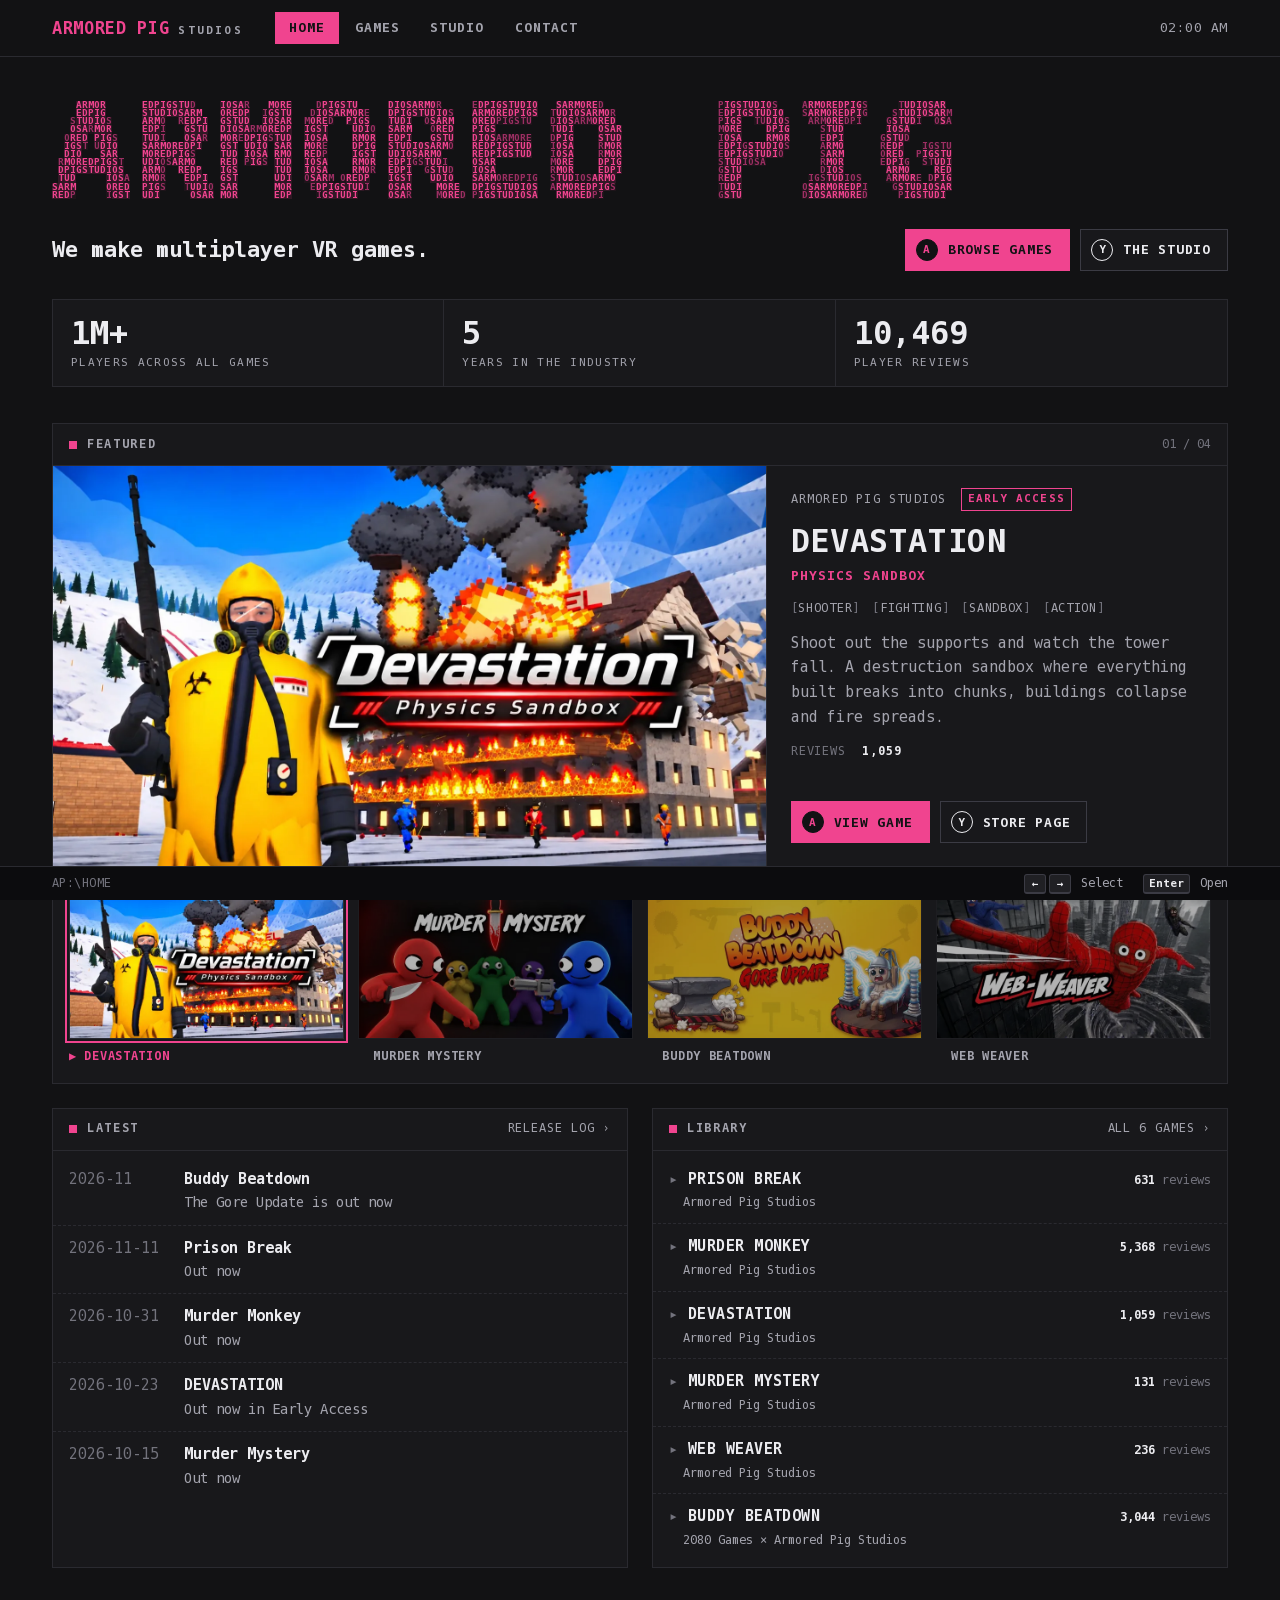
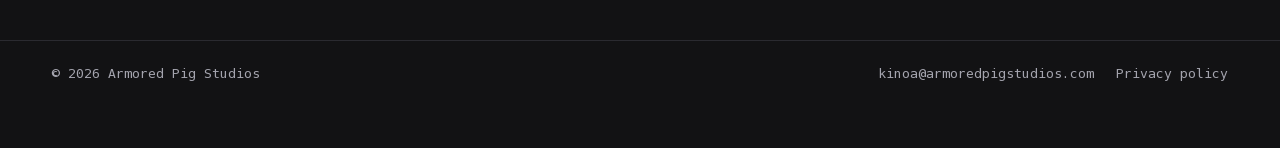
<file: site/index.html>
<!doctype html>
<html lang="en">
<head>
<meta charset="utf-8">
<meta name="viewport" content="width=device-width, initial-scale=1">
<title>Armored Pig Studios – multiplayer VR games</title>
<meta name="description" content="Armored Pig Studios makes multiplayer VR games, played by over a million people: Prison Break, Murder Monkey, DEVASTATION, Murder Mystery, Web Weaver, Buddy Beatdown.">
<meta name="theme-color" content="#121214">
<link rel="canonical" href="https://armoredpigstudios.com/">
<meta property="og:type" content="website">
<meta property="og:site_name" content="Armored Pig Studios">
<meta property="og:title" content="Armored Pig Studios – multiplayer VR games">
<meta property="og:description" content="Armored Pig Studios makes multiplayer VR games, played by over a million people: Prison Break, Murder Monkey, DEVASTATION, Murder Mystery, Web Weaver, Buddy Beatdown.">
<meta property="og:image" content="https://armoredpigstudios.com/assets/img/og.jpg">
<meta property="og:url" content="https://armoredpigstudios.com/">
<meta name="twitter:card" content="summary_large_image">
<link rel="icon" href="favicon-32.png" sizes="32x32" type="image/png">
<link rel="apple-touch-icon" href="apple-touch-icon.png">
<link rel="preload" href="assets/fonts/dejavu-sans-mono-400.woff" as="font" type="font/woff" crossorigin>
<link rel="preload" href="assets/fonts/dejavu-sans-mono-700.woff" as="font" type="font/woff" crossorigin>
<link rel="stylesheet" href="assets/css/site.css?v=0e5d7ad8">
<script src="assets/js/site.js?v=0e5d7ad8" defer></script>
</head>
<body>
<a class="skip" href="#main">Skip to content</a>
<header class="bar">
  <div class="wrap bar__inner">
    <a class="brand" href="index.html"><span class="brand__name">ARMORED PIG</span><span class="brand__sub">STUDIOS</span></a>
    <nav class="tabs" aria-label="Main">
        <a class="tab" href="index.html" aria-current="page">Home</a>
        <a class="tab" href="games.html">Games</a>
        <a class="tab" href="studio.html">Studio</a>
        <a class="tab" href="contact.html">Contact</a>
    </nav>
    <time class="clock" data-clock aria-hidden="true">--:--</time>
  </div>
</header>
<main id="main" class="wrap">

<section class="boot" aria-labelledby="boot-title">
  <h1 id="boot-title" class="sr-only">Armored Pig Studios</h1>
  <pre class="logo" aria-hidden="true">    <span class="b">ARMOR</span>      <span class="b">EDPIGSTU</span><span class="d">D</span>    <span class="b">IOSA</span><span class="d">R</span>   <span class="b">MORE</span>    <span class="d">D</span><span class="b">PIGSTU</span>     <span class="b">DIOSARMO</span><span class="d">R</span>     <span class="d">E</span><span class="b">DPIGSTUDIO</span>   <span class="b">SARMORE</span><span class="d">D</span>                   <span class="d">P</span><span class="b">IGSTUDIO</span><span class="d">S</span>    <span class="d">A</span><span class="b">RMOREDPIG</span><span class="d">S</span>     <span class="d">T</span><span class="b">UDIOSAR</span>
    <span class="b">EDPIG</span>      <span class="b">STUDIOSARM</span>   <span class="b">OREDP</span>  <span class="d">I</span><span class="b">GSTU</span>   <span class="d">D</span><span class="b">IOSARMOR</span><span class="d">E</span>   <span class="b">DPIGSTUDIO</span><span class="d">S</span>   <span class="b">ARMOREDPIGS</span>  <span class="d">T</span><span class="b">UDIOSARMO</span><span class="d">R</span>                 <span class="d">E</span><span class="b">DPIGSTUDIO</span>   <span class="d">S</span><span class="b">ARMOREDPI</span><span class="d">G</span>    <span class="d">S</span><span class="b">TUDIOSAR</span><span class="d">M</span>
   <span class="d">S</span><span class="b">TUDIO</span><span class="d">S</span>     <span class="b">ARM</span><span class="d">O</span>  <span class="d">R</span><span class="b">EDPI</span>  <span class="b">GSTUD</span>  <span class="b">IOSAR</span>  <span class="d">M</span><span class="b">ORE</span><span class="d">D</span>  <span class="b">PIGS</span>   <span class="b">TUDI</span>  <span class="d">O</span><span class="b">SARM</span>   <span class="b">ORED</span><span class="d">PIGSTU</span>   <span class="d">D</span><span class="b">IOS</span><span class="d">ARM</span><span class="b">ORED</span>                 <span class="d">P</span><span class="b">IGS</span>  <span class="d">TU</span><span class="b">DIO</span><span class="d">S</span>   <span class="d">ARM</span><span class="b">ORE</span><span class="d">DPI</span>    <span class="d">G</span><span class="b">STUD</span><span class="d">I</span>  <span class="d">O</span><span class="b">S</span><span class="d">A</span>
   <span class="b">OSA</span><span class="d">R</span><span class="b">MOR</span>     <span class="b">EDP</span><span class="d">I</span>   <span class="b">GSTU</span>  <span class="b">DIOSA</span><span class="d">RM</span><span class="b">OREDP</span>  <span class="b">IGST</span>    <span class="b">UDI</span><span class="d">O</span>  <span class="b">SARM</span>   <span class="d">O</span><span class="b">RED</span>   <span class="b">PIGS</span>         <span class="d">T</span><span class="b">UDI</span>    <span class="b">OSAR</span>                <span class="d">M</span><span class="b">ORE</span>    <span class="b">DPIG</span>     <span class="d">S</span><span class="b">TUD</span>       <span class="b">IOSA</span>
  <span class="d">O</span><span class="b">RED</span> <span class="b">PIG</span><span class="d">S</span>    <span class="b">TUD</span><span class="d">I</span>   <span class="b">OSA</span><span class="d">R</span>  <span class="b">MOR</span><span class="d">E</span><span class="b">DPIG</span><span class="d">S</span><span class="b">TUD</span>  <span class="b">IOSA</span>    <span class="b">RMOR</span>  <span class="b">EDPI</span>   <span class="b">GSTU</span>   <span class="b">DIOS</span><span class="d">ARMORE</span>   <span class="d">D</span><span class="b">PIG</span>    <span class="b">STUD</span>                <span class="d">I</span><span class="b">OSA</span>    <span class="b">RMOR</span>     <span class="d">E</span><span class="b">DPI</span>      <span class="d">G</span><span class="b">STU</span><span class="d">D</span>
  <span class="b">IGS</span><span class="d">T</span> <span class="d">U</span><span class="b">DIO</span>    <span class="b">SARMOREDPI</span>   <span class="b">GST</span> <span class="b">UDIO</span> <span class="b">SAR</span>  <span class="b">MOR</span><span class="d">E</span>    <span class="b">DPIG</span>  <span class="b">STUDIOSARM</span><span class="d">O</span>   <span class="b">REDPIGSTUD</span>   <span class="d">I</span><span class="b">OSA</span>    <span class="d">R</span><span class="b">MOR</span>                <span class="d">E</span><span class="b">DPI</span><span class="d">G</span><span class="b">STUDIO</span><span class="d">S</span>     <span class="d">A</span><span class="b">RMO</span>      <span class="d">R</span><span class="b">EDP</span>   <span class="d">IGSTU</span>
  <span class="b">DIO</span>   <span class="b">SAR</span>    <span class="b">MOREDPIG</span><span class="d">S</span>    <span class="b">TUD</span> <span class="b">IOSA</span> <span class="b">RMO</span>  <span class="b">RED</span><span class="d">P</span>    <span class="b">IGST</span>  <span class="b">UDIOSARMO</span>     <span class="b">REDPIGSTUD</span>   <span class="d">I</span><span class="b">OSA</span>    <span class="d">R</span><span class="b">MOR</span>                <span class="d">E</span><span class="b">DPIGSTUDI</span><span class="d">O</span>      <span class="d">S</span><span class="b">ARM</span>      <span class="d">O</span><span class="b">RED</span>  <span class="d">P</span><span class="b">IGSTU</span>
 <span class="d">R</span><span class="b">MOREDPIGS</span><span class="d">T</span>   <span class="b">UDI</span><span class="d">OS</span><span class="b">ARMO</span>    <span class="b">RED</span> <span class="d">P</span><span class="b">IG</span><span class="d">S</span> <span class="b">TUD</span>  <span class="b">IOSA</span>    <span class="b">RMOR</span>  <span class="b">EDPI</span><span class="d">GS</span><span class="b">TUD</span><span class="d">I</span>    <span class="b">OSAR</span>         <span class="d">M</span><span class="b">ORE</span>    <span class="b">DPIG</span>                <span class="d">S</span><span class="b">TUD</span><span class="d">IOSA</span>         <span class="d">R</span><span class="b">MOR</span>      <span class="d">E</span><span class="b">DPI</span><span class="d">G</span>  <span class="d">ST</span><span class="b">UDI</span>
 <span class="b">DPIGSTUDIOS</span>   <span class="b">ARM</span><span class="d">O</span>  <span class="b">REDP</span>   <span class="b">IGS</span>      <span class="b">TUD</span>  <span class="b">IOSA</span>    <span class="b">RMO</span><span class="d">R</span>  <span class="b">EDPI</span>  <span class="d">G</span><span class="b">STU</span><span class="d">D</span>   <span class="b">IOSA</span>         <span class="d">R</span><span class="b">MOR</span>    <span class="b">EDPI</span>                <span class="d">G</span><span class="b">STU</span>             <span class="d">D</span><span class="b">IOS</span>       <span class="b">ARMO</span>    <span class="b">RED</span>
 <span class="b">TUD</span>     <span class="b">IOS</span><span class="d">A</span>  <span class="b">RMO</span><span class="d">R</span>   <span class="b">EDPI</span>  <span class="b">GST</span>      <span class="b">UDI</span>  <span class="d">O</span><span class="b">SAR</span><span class="d">M</span> <span class="d">O</span><span class="b">REDP</span>   <span class="b">IGST</span>   <span class="b">UDIO</span>   <span class="b">SARM</span><span class="d">OREDPIG</span>  <span class="d">S</span><span class="b">TUD</span><span class="d">IOS</span><span class="b">ARMO</span>                 <span class="d">R</span><span class="b">EDP</span>           <span class="d">IGS</span><span class="b">TUD</span><span class="d">IOS</span>    <span class="d">A</span><span class="b">RMOR</span><span class="d">E</span> <span class="d">D</span><span class="b">PIG</span>
<span class="b">SARM</span>     <span class="b">ORED</span>  <span class="b">PIG</span><span class="d">S</span>   <span class="d">T</span><span class="b">UDI</span><span class="d">O</span> <span class="b">SAR</span>      <span class="b">MOR</span>   <span class="d">E</span><span class="b">DPIGSTUD</span><span class="d">I</span>   <span class="b">OSAR</span>    <span class="b">MORE</span>  <span class="b">DPIGSTUDIOS</span>  <span class="d">A</span><span class="b">RMOREDPIG</span><span class="d">S</span>                 <span class="d">T</span><span class="b">UDI</span>          <span class="d">O</span><span class="b">SARMOREDP</span><span class="d">I</span>    <span class="d">G</span><span class="b">STUDIOSAR</span>
<span class="b">RED</span><span class="d">P</span>     <span class="d">I</span><span class="b">GST</span>  <span class="b">UDI</span>     <span class="b">OSAR</span> <span class="b">MOR</span>      <span class="b">EDP</span>    <span class="d">I</span><span class="b">GSTUDI</span>     <span class="b">OSA</span><span class="d">R</span>    <span class="d">M</span><span class="b">ORE</span><span class="d">D</span> <span class="d">P</span><span class="b">IGSTUDIOSA</span>   <span class="b">RMORED</span><span class="d">PI</span>                   <span class="d">G</span><span class="b">STU</span>          <span class="d">D</span><span class="b">IOSARMORE</span><span class="d">D</span>     <span class="d">P</span><span class="b">IGSTUDI</span></pre>
  <div class="boot__row">
    <p class="boot__lead">We make multiplayer VR games.</p>
    <div class="actions">
      <a class="btn btn--primary" href="games.html"><span class="glyph" aria-hidden="true">A</span>Browse games</a>
      <a class="btn" href="studio.html"><span class="glyph" aria-hidden="true">Y</span>The studio</a>
    </div>
  </div>
  <ul class="facts facts--stats" aria-label="The studio in numbers">
    <li><span class="facts__v">1M+</span><span class="facts__k">Players across all games</span></li>
    <li><span class="facts__v">5</span><span class="facts__k">Years in the industry</span></li>
    <li><span class="facts__v" data-reviews-total>10,469</span><span class="facts__k">Player reviews</span></li>
  </ul>
</section>

<section class="panel featured" aria-labelledby="featured-title" data-featured>
  <header class="panel__head">
    <h2 id="featured-title" class="panel__title">Featured</h2>
    <span class="panel__meta"><span data-feat-count>01</span> / 04</span>
  </header>
  <div class="featured__body">
    <a class="featured__art" href="games/devastation.html" tabindex="-1" aria-hidden="true" data-feat-link>
      <img src="assets/img/devastation/cover.webp" width="1600" height="900" alt="DEVASTATION cover art" data-feat-img>
    </a>
    <div class="featured__info" aria-live="polite">
      <p class="featured__kicker" data-feat-kicker>Armored Pig Studios <span class="badge">Early Access</span></p>
      <h3 class="featured__name" data-feat-name>DEVASTATION</h3>
      <p class="featured__sub" data-feat-sub>Physics Sandbox</p>
      <div data-feat-tags><ul class="tags"><li>Shooter</li><li>Fighting</li><li>Sandbox</li><li>Action</li></ul></div>
      <p class="featured__text" data-feat-text>Shoot out the supports and watch the tower fall. A destruction sandbox where everything built breaks into chunks, buildings collapse and fire spreads.</p>
      <p class="featured__reviews">Reviews <b data-reviews="devastation" data-feat-reviews>1,059</b></p>
      <div class="actions featured__actions">
        <a class="btn btn--primary" href="games/devastation.html" data-feat-link><span class="glyph" aria-hidden="true">A</span>View game</a>
        <a class="btn" href="https://www.meta.com/experiences/devastation-physics-sandbox/1426245005678196/" target="_blank" rel="noopener" data-feat-store><span class="glyph" aria-hidden="true">Y</span>Store page<span class="sr-only"> (opens in a new tab)</span></a>
      </div>
    </div>
  </div>
  <ul class="shelf" data-shelf aria-label="Featured games">
      <li><a class="tile is-selected" href="games/devastation.html" data-index="0" aria-current="true"><img src="assets/img/devastation/cover-sm.webp" width="640" height="360" alt="" loading="lazy"><span class="tile__name">DEVASTATION</span></a></li>
      <li><a class="tile" href="games/murder-mystery.html" data-index="1"><img src="assets/img/murder-mystery/cover-sm.webp" width="640" height="360" alt="" loading="lazy"><span class="tile__name">Murder Mystery</span></a></li>
      <li><a class="tile" href="games/buddy-beatdown.html" data-index="2"><img src="assets/img/buddy-beatdown/cover-sm.webp" width="640" height="360" alt="" loading="lazy"><span class="tile__name">Buddy Beatdown</span></a></li>
      <li><a class="tile" href="games/web-weaver.html" data-index="3"><img src="assets/img/web-weaver/cover-sm.webp" width="640" height="360" alt="" loading="lazy"><span class="tile__name">Web Weaver</span></a></li>
  </ul>
</section>
<script type="application/json" id="featured-data">[{"slug": "devastation", "name": "DEVASTATION", "sub": "Physics Sandbox", "kicker": "Armored Pig Studios <span class=\"badge\">Early Access<\/span>", "tags": "<ul class=\"tags\"><li>Shooter<\/li><li>Fighting<\/li><li>Sandbox<\/li><li>Action<\/li><\/ul>", "text": "Shoot out the supports and watch the tower fall. A destruction sandbox where everything built breaks into chunks, buildings collapse and fire spreads.", "reviews": 1059, "href": "games/devastation.html", "store": "https://www.meta.com/experiences/devastation-physics-sandbox/1426245005678196/", "cover": "assets/img/devastation/cover.webp", "alt": "DEVASTATION cover art"}, {"slug": "murder-mystery", "name": "Murder Mystery", "sub": "", "kicker": "Armored Pig Studios", "tags": "<ul class=\"tags\"><li>Shooter<\/li><li>Party game<\/li><li>Action<\/li><\/ul>", "text": "Someone in the room is a murderer. Nobody knows who. One player gets the knife, another the sheriff's gun, and everyone else has three minutes to stay alive.", "reviews": 131, "href": "games/murder-mystery.html", "store": "https://www.meta.com/experiences/murder-mystery/1420216549614375/", "cover": "assets/img/murder-mystery/cover.webp", "alt": "Murder Mystery cover art"}, {"slug": "buddy-beatdown", "name": "Buddy Beatdown", "sub": "", "kicker": "2080 Games × Armored Pig Studios", "tags": "<ul class=\"tags\"><li>Shooter<\/li><li>Fighting<\/li><li>Sandbox<\/li><li>Action<\/li><li>Simulation<\/li><\/ul>", "text": "Punch the Buddy, now in VR! Grab weapons, explosives and physics toys to beat down your ragdoll Buddy with friends, then earn cash, level up and unlock even crazier items.", "reviews": 3044, "href": "games/buddy-beatdown.html", "store": "https://www.meta.com/experiences/buddy-beatdown/25984956881092901/", "cover": "assets/img/buddy-beatdown/cover.webp", "alt": "Buddy Beatdown cover art"}, {"slug": "web-weaver", "name": "Web Weaver", "sub": "", "kicker": "Armored Pig Studios", "tags": "<ul class=\"tags\"><li>Platformer<\/li><li>Fighting<\/li><li>Action<\/li><\/ul>", "text": "Swing. Fight. Flip. Repeat. A physics-based web-swinging superhero game with an open world, more than 7 campaign levels and friends along for the ride.", "reviews": 236, "href": "games/web-weaver.html", "store": "https://www.meta.com/experiences/web-weaver/1359800928989271/", "cover": "assets/img/web-weaver/cover.webp", "alt": "Web Weaver cover art"}]</script>

<div class="split">
  <section class="panel" aria-labelledby="latest-title">
    <header class="panel__head">
      <h2 id="latest-title" class="panel__title">Latest</h2>
      <a class="panel__link" href="studio.html#log">Release log</a>
    </header>
    <ol class="log"><li><time datetime="2026-11">2026-11</time><a href="games/buddy-beatdown.html">Buddy Beatdown</a><span>The Gore Update is out now</span></li><li><time datetime="2026-11-11">2026-11-11</time><a href="games/prison-break.html">Prison Break</a><span>Out now</span></li><li><time datetime="2026-10-31">2026-10-31</time><a href="games/murder-monkey.html">Murder Monkey</a><span>Out now</span></li><li><time datetime="2026-10-23">2026-10-23</time><a href="games/devastation.html">DEVASTATION</a><span>Out now in Early Access</span></li><li><time datetime="2026-10-15">2026-10-15</time><a href="games/murder-mystery.html">Murder Mystery</a><span>Out now</span></li></ol>
  </section>
  <section class="panel" aria-labelledby="library-title">
    <header class="panel__head">
      <h2 id="library-title" class="panel__title">Library</h2>
      <a class="panel__link" href="games.html">All 6 games</a>
    </header>
    <ul class="mini mini--count"><li><a href="games/prison-break.html"><span class="mini__name">Prison Break</span><span class="mini__count"><span data-reviews="prison-break">631</span> reviews</span><span class="mini__dev">Armored Pig Studios</span></a></li><li><a href="games/murder-monkey.html"><span class="mini__name">Murder Monkey</span><span class="mini__count"><span data-reviews="murder-monkey">5,368</span> reviews</span><span class="mini__dev">Armored Pig Studios</span></a></li><li><a href="games/devastation.html"><span class="mini__name">DEVASTATION</span><span class="mini__count"><span data-reviews="devastation">1,059</span> reviews</span><span class="mini__dev">Armored Pig Studios</span></a></li><li><a href="games/murder-mystery.html"><span class="mini__name">Murder Mystery</span><span class="mini__count"><span data-reviews="murder-mystery">131</span> reviews</span><span class="mini__dev">Armored Pig Studios</span></a></li><li><a href="games/web-weaver.html"><span class="mini__name">Web Weaver</span><span class="mini__count"><span data-reviews="web-weaver">236</span> reviews</span><span class="mini__dev">Armored Pig Studios</span></a></li><li><a href="games/buddy-beatdown.html"><span class="mini__name">Buddy Beatdown</span><span class="mini__count"><span data-reviews="buddy-beatdown">3,044</span> reviews</span><span class="mini__dev">2080 Games × Armored Pig Studios</span></a></li></ul>
  </section>
</div>

</main>
<footer class="foot">
  <div class="wrap foot__inner">
    <p>&copy; 2026 Armored Pig Studios</p>
    <ul>
      <li><a href="mailto:kinoa@armoredpigstudios.com">kinoa@armoredpigstudios.com</a></li>
      <li><a href="https://sites.google.com/view/babydeathrampage/home" rel="noopener">Privacy policy</a></li>
    </ul>
  </div>
</footer>
<div class="hints" aria-hidden="true"><div class="wrap hints__inner"><span class="hints__path">AP:\HOME</span><span class="hints__keys"><span class="hint"><kbd>←</kbd><kbd>→</kbd> Select</span><span class="hint"><kbd>Enter</kbd> Open</span></span></div></div>
</body>
</html>
</file>
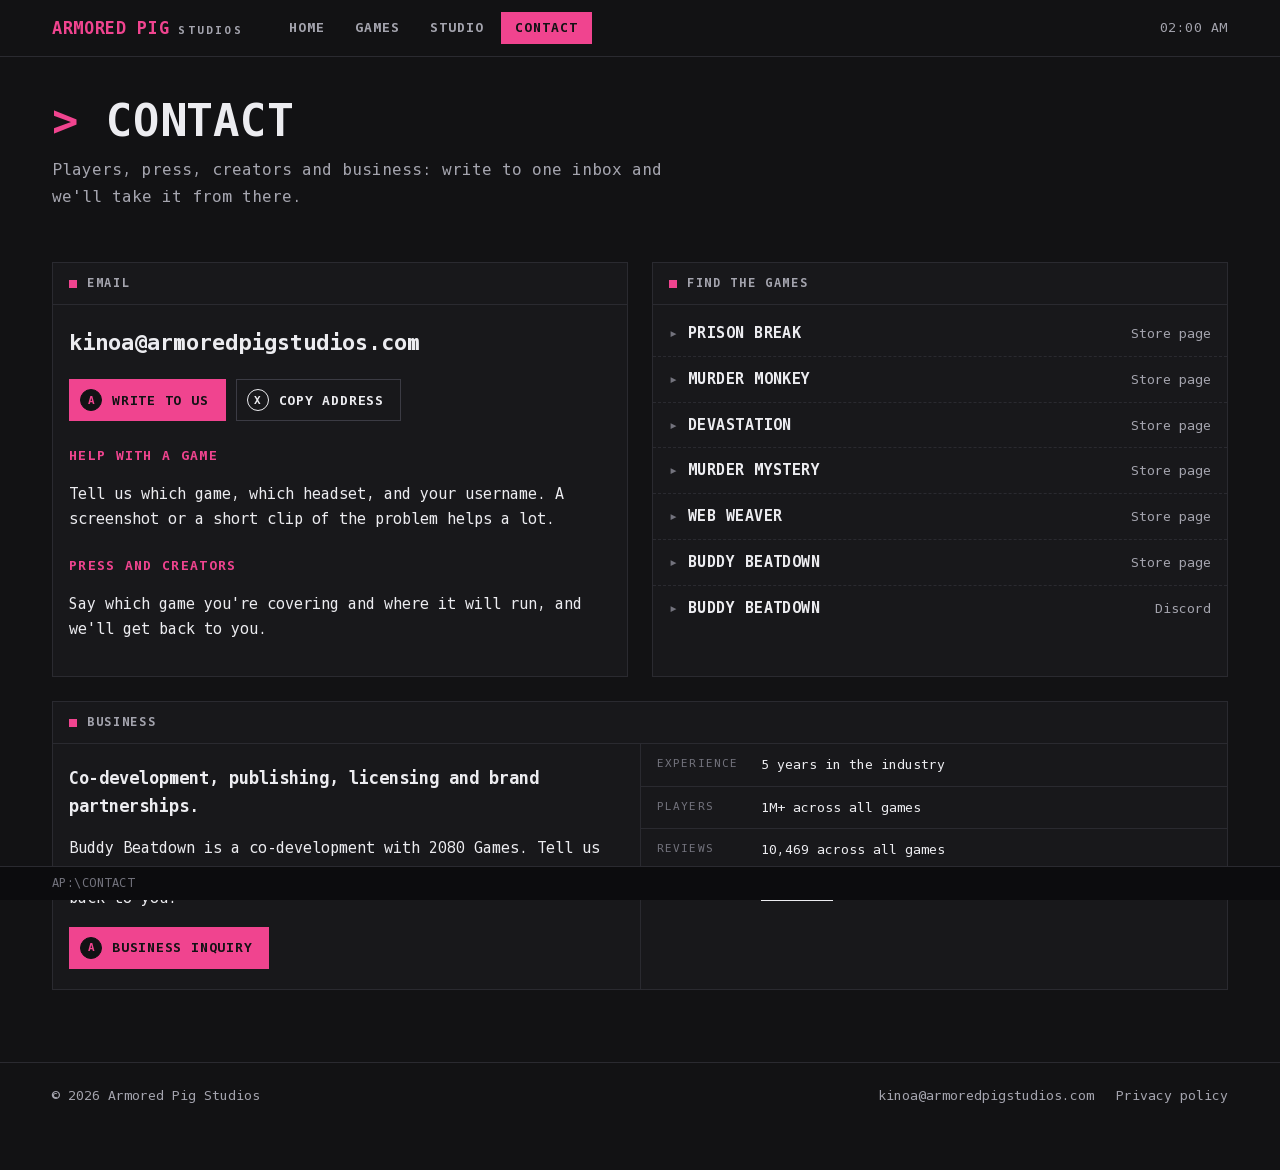
<file: site/contact.html>
<!doctype html>
<html lang="en">
<head>
<meta charset="utf-8">
<meta name="viewport" content="width=device-width, initial-scale=1">
<title>Contact | Armored Pig Studios</title>
<meta name="description" content="Contact Armored Pig Studios: kinoa@armoredpigstudios.com. Help with a game, press, creators and business.">
<meta name="theme-color" content="#121214">
<link rel="canonical" href="https://armoredpigstudios.com/contact.html">
<meta property="og:type" content="website">
<meta property="og:site_name" content="Armored Pig Studios">
<meta property="og:title" content="Contact | Armored Pig Studios">
<meta property="og:description" content="Contact Armored Pig Studios: kinoa@armoredpigstudios.com. Help with a game, press, creators and business.">
<meta property="og:image" content="https://armoredpigstudios.com/assets/img/og.jpg">
<meta property="og:url" content="https://armoredpigstudios.com/contact.html">
<meta name="twitter:card" content="summary_large_image">
<link rel="icon" href="favicon-32.png" sizes="32x32" type="image/png">
<link rel="apple-touch-icon" href="apple-touch-icon.png">
<link rel="preload" href="assets/fonts/dejavu-sans-mono-400.woff" as="font" type="font/woff" crossorigin>
<link rel="preload" href="assets/fonts/dejavu-sans-mono-700.woff" as="font" type="font/woff" crossorigin>
<link rel="stylesheet" href="assets/css/site.css?v=0e5d7ad8">
<script src="assets/js/site.js?v=0e5d7ad8" defer></script>
</head>
<body>
<a class="skip" href="#main">Skip to content</a>
<header class="bar">
  <div class="wrap bar__inner">
    <a class="brand" href="index.html"><span class="brand__name">ARMORED PIG</span><span class="brand__sub">STUDIOS</span></a>
    <nav class="tabs" aria-label="Main">
        <a class="tab" href="index.html">Home</a>
        <a class="tab" href="games.html">Games</a>
        <a class="tab" href="studio.html">Studio</a>
        <a class="tab" href="contact.html" aria-current="page">Contact</a>
    </nav>
    <time class="clock" data-clock aria-hidden="true">--:--</time>
  </div>
</header>
<main id="main" class="wrap">

<header class="page-head">
  <h1 class="page-title">Contact</h1>
  <p class="page-lead">Players, press, creators and business: write to one inbox and we'll take it from there.</p>
</header>
<div class="split">
  <section class="panel" aria-labelledby="mail-title">
    <header class="panel__head"><h2 id="mail-title" class="panel__title">Email</h2></header>
    <div class="panel__body">
      <p class="mail"><a href="mailto:kinoa@armoredpigstudios.com">kinoa@armoredpigstudios.com</a></p>
      <p class="actions">
        <a class="btn btn--primary" href="mailto:kinoa@armoredpigstudios.com"><span class="glyph" aria-hidden="true">A</span>Write to us</a>
        <button type="button" class="btn" data-copy="kinoa@armoredpigstudios.com"><span class="glyph" aria-hidden="true">X</span><span data-copy-label>Copy address</span></button>
      </p>
      <h3 class="sub-title">Help with a game</h3>
      <p>Tell us which game, which headset, and your username. A screenshot or a short clip of the problem helps a lot.</p>
      <h3 class="sub-title">Press and creators</h3>
      <p>Say which game you're covering and where it will run, and we'll get back to you.</p>
    </div>
  </section>
  <section class="panel" aria-labelledby="find-title">
    <header class="panel__head"><h2 id="find-title" class="panel__title">Find the games</h2></header>
    <ul class="mini"><li><a href="https://www.meta.com/experiences/prison-break/1482612628266931/" target="_blank" rel="noopener"><span class="mini__name">Prison Break</span><span class="mini__dev">Store page</span></a></li><li><a href="https://www.meta.com/experiences/murder-monkey/1129763759787790/" target="_blank" rel="noopener"><span class="mini__name">Murder Monkey</span><span class="mini__dev">Store page</span></a></li><li><a href="https://www.meta.com/experiences/devastation-physics-sandbox/1426245005678196/" target="_blank" rel="noopener"><span class="mini__name">DEVASTATION</span><span class="mini__dev">Store page</span></a></li><li><a href="https://www.meta.com/experiences/murder-mystery/1420216549614375/" target="_blank" rel="noopener"><span class="mini__name">Murder Mystery</span><span class="mini__dev">Store page</span></a></li><li><a href="https://www.meta.com/experiences/web-weaver/1359800928989271/" target="_blank" rel="noopener"><span class="mini__name">Web Weaver</span><span class="mini__dev">Store page</span></a></li><li><a href="https://www.meta.com/experiences/buddy-beatdown/25984956881092901/" target="_blank" rel="noopener"><span class="mini__name">Buddy Beatdown</span><span class="mini__dev">Store page</span></a></li><li><a href="https://discord.gg/QGJZ3VCceN" target="_blank" rel="noopener"><span class="mini__name">Buddy Beatdown</span><span class="mini__dev">Discord</span></a></li></ul>
  </section>
</div>
<section class="panel biz" aria-labelledby="biz-title">
  <header class="panel__head"><h2 id="biz-title" class="panel__title">Business</h2></header>
  <div class="biz__body">
    <div class="panel__body">
      <p class="biz__lead">Co-development, publishing, licensing and brand partnerships.</p>
      <p>Buddy Beatdown is a co-development with 2080 Games. Tell us who you are, what you have in mind and when, and we'll get back to you.</p>
      <p class="actions"><a class="btn btn--primary" href="mailto:kinoa@armoredpigstudios.com?subject=Business%20inquiry"><span class="glyph" aria-hidden="true">A</span>Business inquiry</a></p>
    </div>
    <dl class="spec">
      <div><dt>Experience</dt><dd>5 years in the industry</dd></div>
      <div><dt>Players</dt><dd>1M+ across all games</dd></div>
      <div><dt>Reviews</dt><dd><span data-reviews-total>10,469</span> across all games</dd></div>
      <div><dt>Games</dt><dd><a href="games.html">6 out now</a></dd></div>
    </dl>
  </div>
</section>

</main>
<footer class="foot">
  <div class="wrap foot__inner">
    <p>&copy; 2026 Armored Pig Studios</p>
    <ul>
      <li><a href="mailto:kinoa@armoredpigstudios.com">kinoa@armoredpigstudios.com</a></li>
      <li><a href="https://sites.google.com/view/babydeathrampage/home" rel="noopener">Privacy policy</a></li>
    </ul>
  </div>
</footer>
<div class="hints" aria-hidden="true"><div class="wrap hints__inner"><span class="hints__path">AP:\CONTACT</span><span class="hints__keys"></span></div></div>
</body>
</html>
</file>
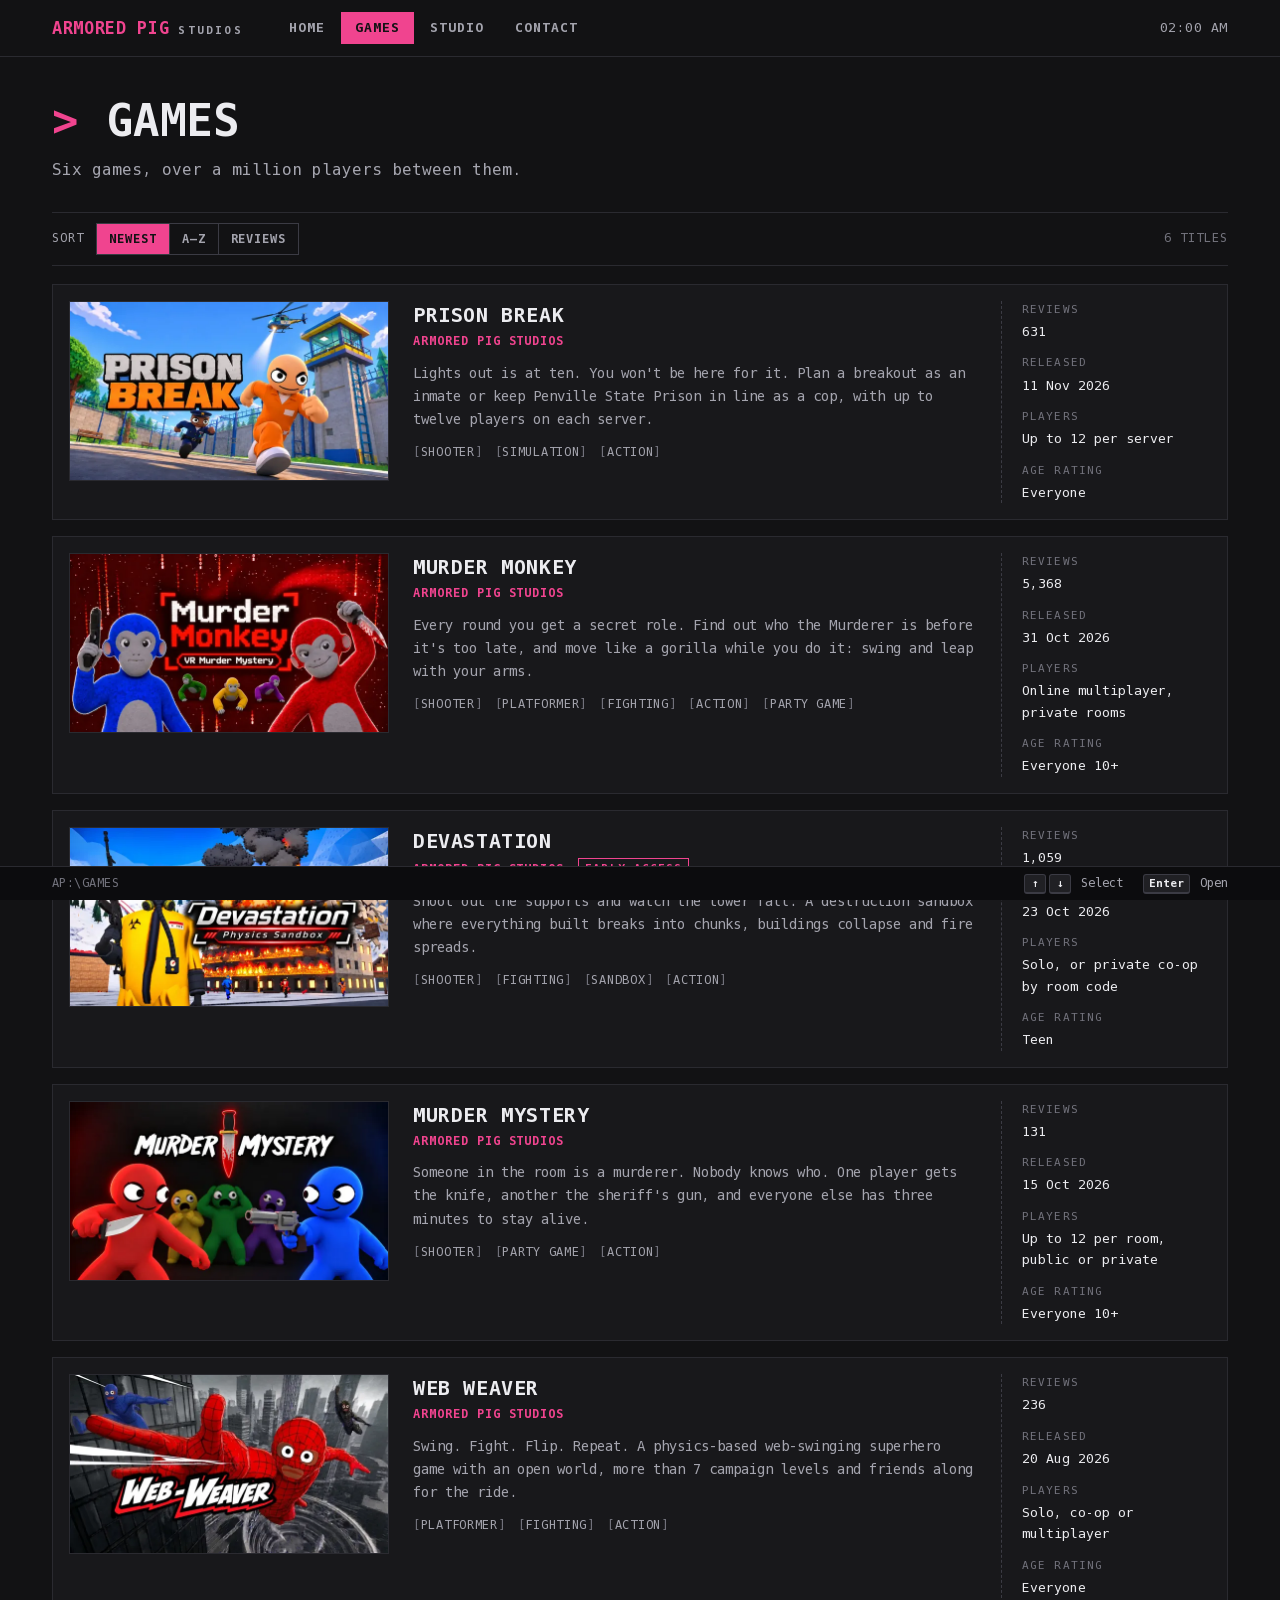
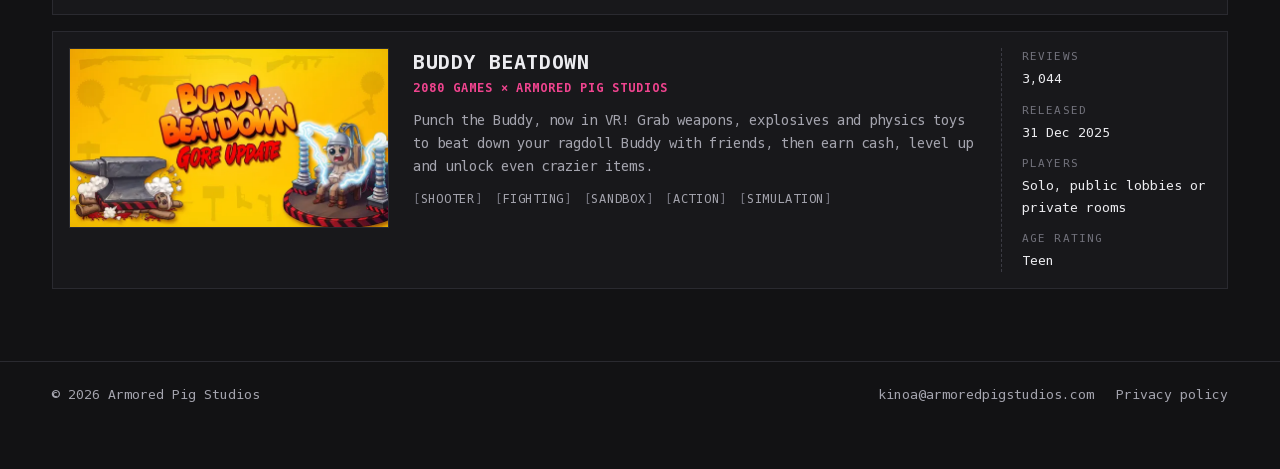
<file: site/games.html>
<!doctype html>
<html lang="en">
<head>
<meta charset="utf-8">
<meta name="viewport" content="width=device-width, initial-scale=1">
<title>Games | Armored Pig Studios</title>
<meta name="description" content="Every Armored Pig Studios game: Prison Break, Murder Monkey, DEVASTATION, Murder Mystery, Web Weaver, Buddy Beatdown.">
<meta name="theme-color" content="#121214">
<link rel="canonical" href="https://armoredpigstudios.com/games.html">
<meta property="og:type" content="website">
<meta property="og:site_name" content="Armored Pig Studios">
<meta property="og:title" content="Games | Armored Pig Studios">
<meta property="og:description" content="Every Armored Pig Studios game: Prison Break, Murder Monkey, DEVASTATION, Murder Mystery, Web Weaver, Buddy Beatdown.">
<meta property="og:image" content="https://armoredpigstudios.com/assets/img/og.jpg">
<meta property="og:url" content="https://armoredpigstudios.com/games.html">
<meta name="twitter:card" content="summary_large_image">
<link rel="icon" href="favicon-32.png" sizes="32x32" type="image/png">
<link rel="apple-touch-icon" href="apple-touch-icon.png">
<link rel="preload" href="assets/fonts/dejavu-sans-mono-400.woff" as="font" type="font/woff" crossorigin>
<link rel="preload" href="assets/fonts/dejavu-sans-mono-700.woff" as="font" type="font/woff" crossorigin>
<link rel="stylesheet" href="assets/css/site.css?v=0e5d7ad8">
<script src="assets/js/site.js?v=0e5d7ad8" defer></script>
</head>
<body>
<a class="skip" href="#main">Skip to content</a>
<header class="bar">
  <div class="wrap bar__inner">
    <a class="brand" href="index.html"><span class="brand__name">ARMORED PIG</span><span class="brand__sub">STUDIOS</span></a>
    <nav class="tabs" aria-label="Main">
        <a class="tab" href="index.html">Home</a>
        <a class="tab" href="games.html" aria-current="page">Games</a>
        <a class="tab" href="studio.html">Studio</a>
        <a class="tab" href="contact.html">Contact</a>
    </nav>
    <time class="clock" data-clock aria-hidden="true">--:--</time>
  </div>
</header>
<main id="main" class="wrap">

<header class="page-head">
  <h1 class="page-title">Games</h1>
  <p class="page-lead">Six games, over a million players between them.</p>
</header>
<div class="toolbar">
  <span>Sort</span>
  <div class="seg" role="group" aria-label="Sort games">
    <button type="button" data-sort="date" aria-pressed="true">Newest</button>
    <button type="button" data-sort="name" aria-pressed="false">A&ndash;Z</button>
    <button type="button" data-sort="reviews" aria-pressed="false">Reviews</button>
  </div>
  <span class="toolbar__count">6 titles</span>
</div>
<ol class="library" data-library>
  <li class="row" data-slug="prison-break" data-date="2026-11-11" data-name="prison break" data-count="631">
    <a class="row__art" href="games/prison-break.html" tabindex="-1" aria-hidden="true"><img src="assets/img/prison-break/cover-sm.webp" width="640" height="360" alt="" loading="lazy"></a>
    <div class="row__body">
      <h2 class="row__name"><a href="games/prison-break.html">Prison Break</a></h2>
      <p class="row__dev">Armored Pig Studios</p>
      <p class="row__text">Lights out is at ten. You won&#x27;t be here for it. Plan a breakout as an inmate or keep Penville State Prison in line as a cop, with up to twelve players on each server.</p>
      <ul class="tags"><li>Shooter</li><li>Simulation</li><li>Action</li></ul>
    </div>
    <dl class="row__meta">
      <div><dt>Reviews</dt><dd><span data-reviews="prison-break">631</span></dd></div>
      <div><dt>Released</dt><dd>11 Nov 2026</dd></div>
      <div><dt>Players</dt><dd>Up to 12 per server</dd></div>
      <div><dt>Age rating</dt><dd>Everyone</dd></div>
    </dl>
  </li>
  <li class="row" data-slug="murder-monkey" data-date="2026-10-31" data-name="murder monkey" data-count="5368">
    <a class="row__art" href="games/murder-monkey.html" tabindex="-1" aria-hidden="true"><img src="assets/img/murder-monkey/cover-sm.webp" width="640" height="360" alt="" loading="lazy"></a>
    <div class="row__body">
      <h2 class="row__name"><a href="games/murder-monkey.html">Murder Monkey</a></h2>
      <p class="row__dev">Armored Pig Studios</p>
      <p class="row__text">Every round you get a secret role. Find out who the Murderer is before it&#x27;s too late, and move like a gorilla while you do it: swing and leap with your arms.</p>
      <ul class="tags"><li>Shooter</li><li>Platformer</li><li>Fighting</li><li>Action</li><li>Party game</li></ul>
    </div>
    <dl class="row__meta">
      <div><dt>Reviews</dt><dd><span data-reviews="murder-monkey">5,368</span></dd></div>
      <div><dt>Released</dt><dd>31 Oct 2026</dd></div>
      <div><dt>Players</dt><dd>Online multiplayer, private rooms</dd></div>
      <div><dt>Age rating</dt><dd>Everyone 10+</dd></div>
    </dl>
  </li>
  <li class="row" data-slug="devastation" data-date="2026-10-23" data-name="devastation" data-count="1059">
    <a class="row__art" href="games/devastation.html" tabindex="-1" aria-hidden="true"><img src="assets/img/devastation/cover-sm.webp" width="640" height="360" alt="" loading="lazy"></a>
    <div class="row__body">
      <h2 class="row__name"><a href="games/devastation.html">DEVASTATION</a></h2>
      <p class="row__dev">Armored Pig Studios <span class="badge">Early Access</span></p>
      <p class="row__text">Shoot out the supports and watch the tower fall. A destruction sandbox where everything built breaks into chunks, buildings collapse and fire spreads.</p>
      <ul class="tags"><li>Shooter</li><li>Fighting</li><li>Sandbox</li><li>Action</li></ul>
    </div>
    <dl class="row__meta">
      <div><dt>Reviews</dt><dd><span data-reviews="devastation">1,059</span></dd></div>
      <div><dt>Released</dt><dd>23 Oct 2026</dd></div>
      <div><dt>Players</dt><dd>Solo, or private co-op by room code</dd></div>
      <div><dt>Age rating</dt><dd>Teen</dd></div>
    </dl>
  </li>
  <li class="row" data-slug="murder-mystery" data-date="2026-10-15" data-name="murder mystery" data-count="131">
    <a class="row__art" href="games/murder-mystery.html" tabindex="-1" aria-hidden="true"><img src="assets/img/murder-mystery/cover-sm.webp" width="640" height="360" alt="" loading="lazy"></a>
    <div class="row__body">
      <h2 class="row__name"><a href="games/murder-mystery.html">Murder Mystery</a></h2>
      <p class="row__dev">Armored Pig Studios</p>
      <p class="row__text">Someone in the room is a murderer. Nobody knows who. One player gets the knife, another the sheriff&#x27;s gun, and everyone else has three minutes to stay alive.</p>
      <ul class="tags"><li>Shooter</li><li>Party game</li><li>Action</li></ul>
    </div>
    <dl class="row__meta">
      <div><dt>Reviews</dt><dd><span data-reviews="murder-mystery">131</span></dd></div>
      <div><dt>Released</dt><dd>15 Oct 2026</dd></div>
      <div><dt>Players</dt><dd>Up to 12 per room, public or private</dd></div>
      <div><dt>Age rating</dt><dd>Everyone 10+</dd></div>
    </dl>
  </li>
  <li class="row" data-slug="web-weaver" data-date="2026-08-20" data-name="web weaver" data-count="236">
    <a class="row__art" href="games/web-weaver.html" tabindex="-1" aria-hidden="true"><img src="assets/img/web-weaver/cover-sm.webp" width="640" height="360" alt="" loading="lazy"></a>
    <div class="row__body">
      <h2 class="row__name"><a href="games/web-weaver.html">Web Weaver</a></h2>
      <p class="row__dev">Armored Pig Studios</p>
      <p class="row__text">Swing. Fight. Flip. Repeat. A physics-based web-swinging superhero game with an open world, more than 7 campaign levels and friends along for the ride.</p>
      <ul class="tags"><li>Platformer</li><li>Fighting</li><li>Action</li></ul>
    </div>
    <dl class="row__meta">
      <div><dt>Reviews</dt><dd><span data-reviews="web-weaver">236</span></dd></div>
      <div><dt>Released</dt><dd>20 Aug 2026</dd></div>
      <div><dt>Players</dt><dd>Solo, co-op or multiplayer</dd></div>
      <div><dt>Age rating</dt><dd>Everyone</dd></div>
    </dl>
  </li>
  <li class="row" data-slug="buddy-beatdown" data-date="2025-12-31" data-name="buddy beatdown" data-count="3044">
    <a class="row__art" href="games/buddy-beatdown.html" tabindex="-1" aria-hidden="true"><img src="assets/img/buddy-beatdown/cover-sm.webp" width="640" height="360" alt="" loading="lazy"></a>
    <div class="row__body">
      <h2 class="row__name"><a href="games/buddy-beatdown.html">Buddy Beatdown</a></h2>
      <p class="row__dev">2080 Games × Armored Pig Studios</p>
      <p class="row__text">Punch the Buddy, now in VR! Grab weapons, explosives and physics toys to beat down your ragdoll Buddy with friends, then earn cash, level up and unlock even crazier items.</p>
      <ul class="tags"><li>Shooter</li><li>Fighting</li><li>Sandbox</li><li>Action</li><li>Simulation</li></ul>
    </div>
    <dl class="row__meta">
      <div><dt>Reviews</dt><dd><span data-reviews="buddy-beatdown">3,044</span></dd></div>
      <div><dt>Released</dt><dd>31 Dec 2025</dd></div>
      <div><dt>Players</dt><dd>Solo, public lobbies or private rooms</dd></div>
      <div><dt>Age rating</dt><dd>Teen</dd></div>
    </dl>
  </li>
</ol>

</main>
<footer class="foot">
  <div class="wrap foot__inner">
    <p>&copy; 2026 Armored Pig Studios</p>
    <ul>
      <li><a href="mailto:kinoa@armoredpigstudios.com">kinoa@armoredpigstudios.com</a></li>
      <li><a href="https://sites.google.com/view/babydeathrampage/home" rel="noopener">Privacy policy</a></li>
    </ul>
  </div>
</footer>
<div class="hints" aria-hidden="true"><div class="wrap hints__inner"><span class="hints__path">AP:\GAMES</span><span class="hints__keys"><span class="hint"><kbd>↑</kbd><kbd>↓</kbd> Select</span><span class="hint"><kbd>Enter</kbd> Open</span></span></div></div>
</body>
</html>
</file>
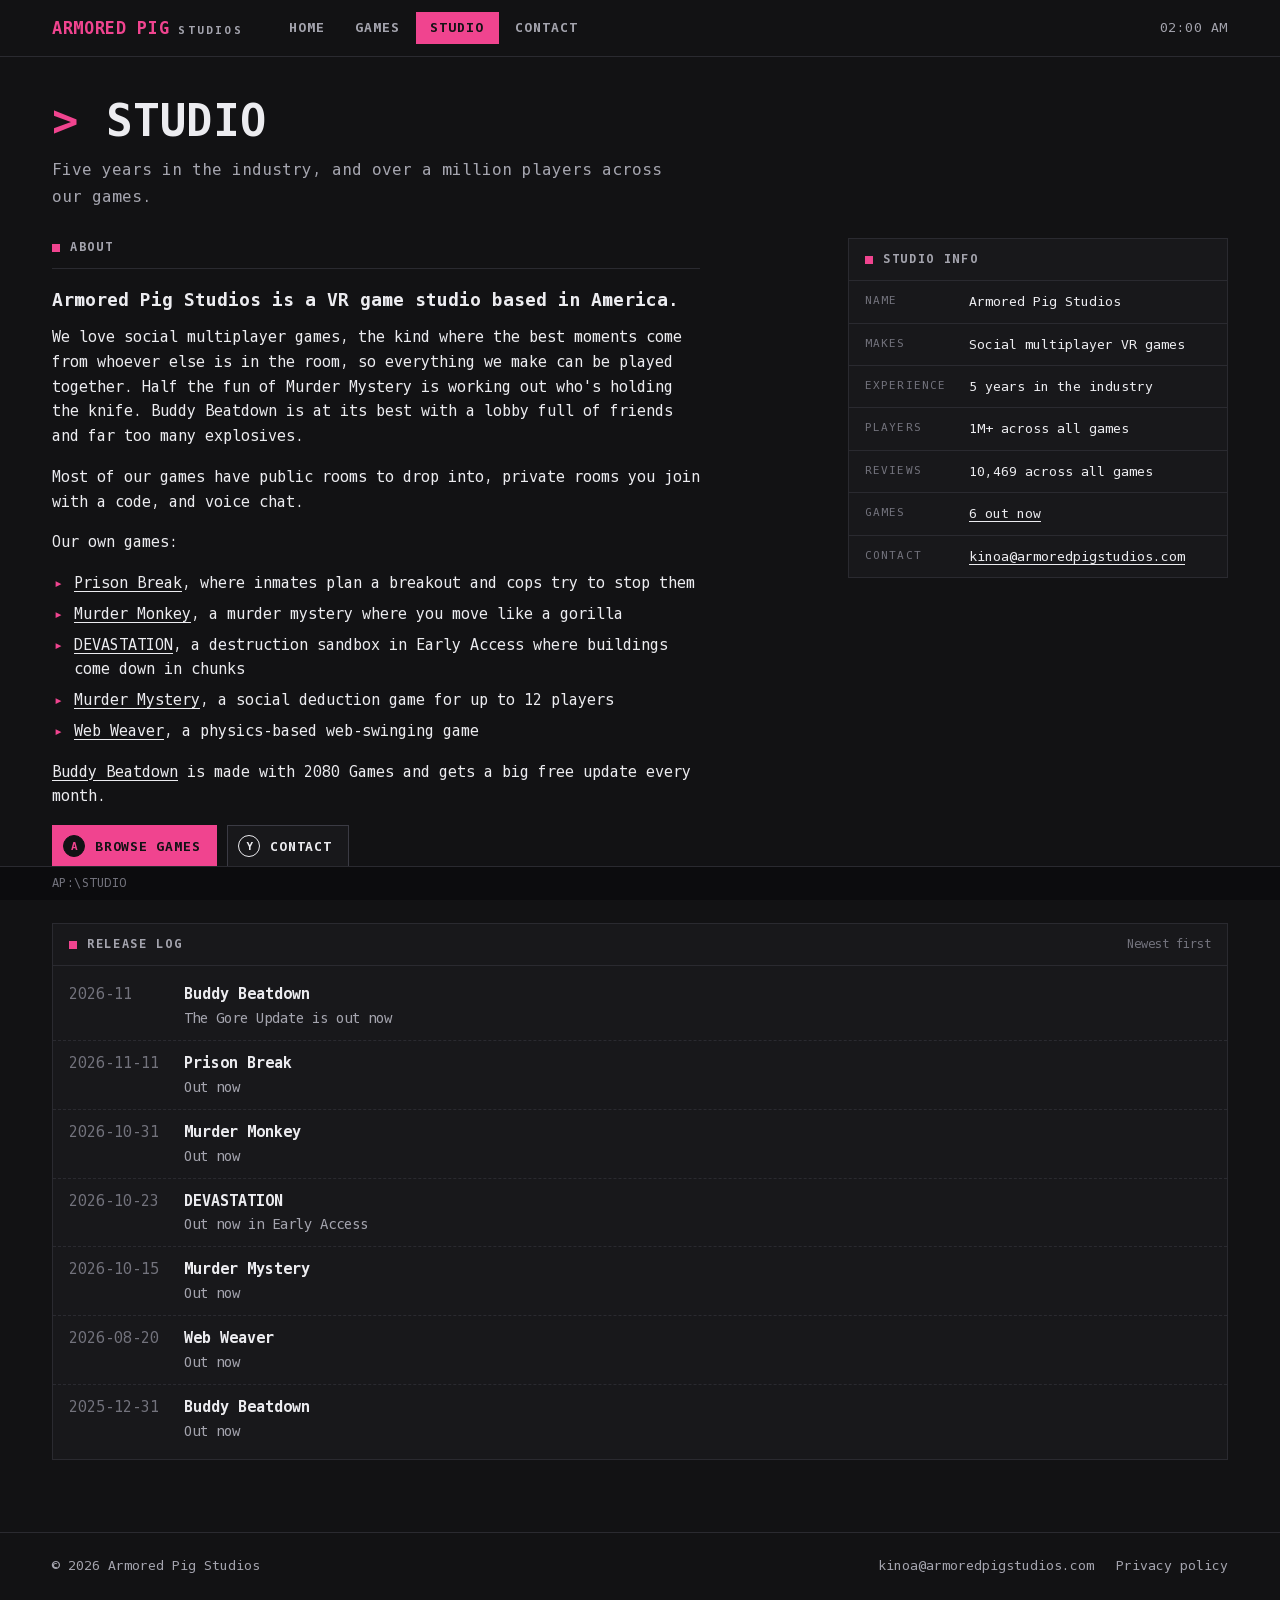
<file: site/studio.html>
<!doctype html>
<html lang="en">
<head>
<meta charset="utf-8">
<meta name="viewport" content="width=device-width, initial-scale=1">
<title>Studio | Armored Pig Studios</title>
<meta name="description" content="Armored Pig Studios makes social multiplayer VR games: five years in the industry and over a million players.">
<meta name="theme-color" content="#121214">
<link rel="canonical" href="https://armoredpigstudios.com/studio.html">
<meta property="og:type" content="website">
<meta property="og:site_name" content="Armored Pig Studios">
<meta property="og:title" content="Studio | Armored Pig Studios">
<meta property="og:description" content="Armored Pig Studios makes social multiplayer VR games: five years in the industry and over a million players.">
<meta property="og:image" content="https://armoredpigstudios.com/assets/img/og.jpg">
<meta property="og:url" content="https://armoredpigstudios.com/studio.html">
<meta name="twitter:card" content="summary_large_image">
<link rel="icon" href="favicon-32.png" sizes="32x32" type="image/png">
<link rel="apple-touch-icon" href="apple-touch-icon.png">
<link rel="preload" href="assets/fonts/dejavu-sans-mono-400.woff" as="font" type="font/woff" crossorigin>
<link rel="preload" href="assets/fonts/dejavu-sans-mono-700.woff" as="font" type="font/woff" crossorigin>
<link rel="stylesheet" href="assets/css/site.css?v=0e5d7ad8">
<script src="assets/js/site.js?v=0e5d7ad8" defer></script>
</head>
<body>
<a class="skip" href="#main">Skip to content</a>
<header class="bar">
  <div class="wrap bar__inner">
    <a class="brand" href="index.html"><span class="brand__name">ARMORED PIG</span><span class="brand__sub">STUDIOS</span></a>
    <nav class="tabs" aria-label="Main">
        <a class="tab" href="index.html">Home</a>
        <a class="tab" href="games.html">Games</a>
        <a class="tab" href="studio.html" aria-current="page">Studio</a>
        <a class="tab" href="contact.html">Contact</a>
    </nav>
    <time class="clock" data-clock aria-hidden="true">--:--</time>
  </div>
</header>
<main id="main" class="wrap">

<header class="page-head">
  <h1 class="page-title">Studio</h1>
  <p class="page-lead">Five years in the industry, and over a million players across our games.</p>
</header>
<div class="split split--studio">
  <section class="prose" aria-labelledby="about-studio">
    <h2 id="about-studio" class="section-title">About</h2>
    <p class="lead">Armored Pig Studios is a VR game studio based in America.</p>
    <p>We love social multiplayer games, the kind where the best moments come from whoever else is in the room, so everything we make can be played together. Half the fun of Murder Mystery is working out who's holding the knife. Buddy Beatdown is at its best with a lobby full of friends and far too many explosives.</p>
    <p>Most of our games have public rooms to drop into, private rooms you join with a code, and voice chat.</p>
    <p>Our own games:</p>
    <ul>
      <li><a href="games/prison-break.html">Prison Break</a>, where inmates plan a breakout and cops try to stop them</li>
      <li><a href="games/murder-monkey.html">Murder Monkey</a>, a murder mystery where you move like a gorilla</li>
      <li><a href="games/devastation.html">DEVASTATION</a>, a destruction sandbox in Early Access where buildings come down in chunks</li>
      <li><a href="games/murder-mystery.html">Murder Mystery</a>, a social deduction game for up to 12 players</li>
      <li><a href="games/web-weaver.html">Web Weaver</a>, a physics-based web-swinging game</li>
    </ul>
    <p><a href="games/buddy-beatdown.html">Buddy Beatdown</a> is made with 2080 Games and gets a big free update every month.</p>
    <p class="actions"><a class="btn btn--primary" href="games.html"><span class="glyph" aria-hidden="true">A</span>Browse games</a><a class="btn" href="contact.html"><span class="glyph" aria-hidden="true">Y</span>Contact</a></p>
  </section>
  <aside>
    <section class="panel" aria-labelledby="sys-title">
      <header class="panel__head"><h2 id="sys-title" class="panel__title">Studio info</h2></header>
      <dl class="spec">
        <div><dt>Name</dt><dd>Armored Pig Studios</dd></div>
        <div><dt>Makes</dt><dd>Social multiplayer VR games</dd></div>
        <div><dt>Experience</dt><dd>5 years in the industry</dd></div>
        <div><dt>Players</dt><dd>1M+ across all games</dd></div>
        <div><dt>Reviews</dt><dd><span data-reviews-total>10,469</span> across all games</dd></div>
        <div><dt>Games</dt><dd><a href="games.html">6 out now</a></dd></div>
        <div><dt>Contact</dt><dd><a href="mailto:kinoa@armoredpigstudios.com">kinoa@armoredpigstudios.com</a></dd></div>
      </dl>
    </section>
  </aside>
</div>
<section class="panel log-panel" id="log" aria-labelledby="log-title">
  <header class="panel__head">
    <h2 id="log-title" class="panel__title">Release log</h2>
    <span class="panel__meta">Newest first</span>
  </header>
  <ol class="log"><li><time datetime="2026-11">2026-11</time><a href="games/buddy-beatdown.html">Buddy Beatdown</a><span>The Gore Update is out now</span></li><li><time datetime="2026-11-11">2026-11-11</time><a href="games/prison-break.html">Prison Break</a><span>Out now</span></li><li><time datetime="2026-10-31">2026-10-31</time><a href="games/murder-monkey.html">Murder Monkey</a><span>Out now</span></li><li><time datetime="2026-10-23">2026-10-23</time><a href="games/devastation.html">DEVASTATION</a><span>Out now in Early Access</span></li><li><time datetime="2026-10-15">2026-10-15</time><a href="games/murder-mystery.html">Murder Mystery</a><span>Out now</span></li><li><time datetime="2026-08-20">2026-08-20</time><a href="games/web-weaver.html">Web Weaver</a><span>Out now</span></li><li><time datetime="2025-12-31">2025-12-31</time><a href="games/buddy-beatdown.html">Buddy Beatdown</a><span>Out now</span></li></ol>
</section>

</main>
<footer class="foot">
  <div class="wrap foot__inner">
    <p>&copy; 2026 Armored Pig Studios</p>
    <ul>
      <li><a href="mailto:kinoa@armoredpigstudios.com">kinoa@armoredpigstudios.com</a></li>
      <li><a href="https://sites.google.com/view/babydeathrampage/home" rel="noopener">Privacy policy</a></li>
    </ul>
  </div>
</footer>
<div class="hints" aria-hidden="true"><div class="wrap hints__inner"><span class="hints__path">AP:\STUDIO</span><span class="hints__keys"></span></div></div>
</body>
</html>
</file>
<file: site/assets/css/site.css>
/* Armored Pig Studios
   A console menu, not a landing page: one monospace face (DejaVu Sans Mono, the font the games' terminals use),
   flat panels with hairline borders, one accent colour, and the game art doing the shouting. */

@font-face {
  font-family: "DejaVu Sans Mono";
  src: url("../fonts/dejavu-sans-mono-400.woff") format("woff");
  font-weight: 400;
  font-style: normal;
  font-display: swap;
}
@font-face {
  font-family: "DejaVu Sans Mono";
  src: url("../fonts/dejavu-sans-mono-700.woff") format("woff");
  font-weight: 700;
  font-style: normal;
  font-display: swap;
}

:root {
  --bg: #121214;
  --panel: #18181b;
  --raise: #202024;
  --deep: #0c0c0e;
  --line: #2a2a30;
  --line-2: #3b3b44;
  --text: #ececf0;
  --muted: #a4a4ae;
  --dim: #73737d;
  --pink: #f0448f;
  --pink-hi: #ff6aa8;
  --pink-lo: #9c2f63;
  --ink: #121214;
  --mono: "DejaVu Sans Mono", ui-monospace, "Cascadia Mono", Consolas, Menlo, monospace;
  --wrap: 1240px;
  --gut: clamp(16px, 4vw, 32px);
  --bar-h: 56px;
  --hint-h: 34px;
  color-scheme: dark;
}

*, *::before, *::after { box-sizing: border-box; }
html { -webkit-text-size-adjust: 100%; text-size-adjust: 100%; }
body {
  margin: 0;
  background: var(--bg);
  color: var(--text);
  font: 400 15px/1.65 var(--mono);
  font-variant-ligatures: none;
}
img { display: block; max-width: 100%; height: auto; }
a { color: inherit; text-underline-offset: 3px; }
a:hover { color: var(--pink); }
button { font: inherit; color: inherit; }
::selection { background: var(--pink); color: var(--ink); }
:focus-visible { outline: 2px solid var(--pink); outline-offset: 2px; }
[hidden] { display: none !important; }

.wrap { width: 100%; max-width: var(--wrap); margin: 0 auto; padding: 0 var(--gut); }
.sr-only {
  position: absolute; width: 1px; height: 1px; padding: 0; margin: -1px;
  overflow: hidden; clip: rect(0 0 0 0); white-space: nowrap; border: 0;
}
.skip {
  position: absolute; left: 8px; top: -60px; z-index: 50;
  padding: 8px 12px; background: var(--pink); color: var(--ink); font-weight: 700; text-decoration: none;
}
.skip:focus { top: 8px; color: var(--ink); }

/* ---------------------------------------------------------------- top bar */
.bar {
  position: sticky; top: 0; z-index: 30;
  background: var(--bg);
  border-bottom: 1px solid var(--line);
}
.bar__inner { display: flex; align-items: center; gap: 32px; height: var(--bar-h); }
.brand {
  display: flex; align-items: baseline; gap: 9px;
  font-weight: 700; text-decoration: none; white-space: nowrap;
}
.brand__name { color: var(--pink); font-size: 17px; letter-spacing: .04em; }
.brand__sub { color: var(--muted); font-size: 11px; letter-spacing: .2em; }
.brand:hover .brand__sub { color: var(--text); }
.tabs { display: flex; gap: 2px; }
.tab {
  display: flex; align-items: center; height: 32px; padding: 0 14px;
  color: var(--muted); font-size: 13px; font-weight: 700; letter-spacing: .08em;
  text-transform: uppercase; text-decoration: none;
}
.tab:hover { color: var(--text); background: var(--raise); }
.tab[aria-current="page"] { background: var(--pink); color: var(--ink); }
.clock {
  margin-left: auto; color: var(--muted); font-size: 13px;
  font-variant-numeric: tabular-nums; letter-spacing: .04em;
}

/* ---------------------------------------------------------------- bottom hint bar (desktop, mouse) */
.hints { display: none; }
@media (min-width: 900px) and (hover: hover) and (pointer: fine) {
  body { padding-bottom: var(--hint-h); }
  .hints {
    display: block; position: fixed; left: 0; right: 0; bottom: 0; z-index: 30;
    height: var(--hint-h); background: var(--deep); border-top: 1px solid var(--line);
    color: var(--muted); font-size: 12px;
  }
  .hints__inner { display: flex; align-items: center; justify-content: space-between; height: 100%; }
  .hints__path { color: var(--dim); letter-spacing: .04em; }
  .hint + .hint { margin-left: 20px; }
}
kbd {
  display: inline-flex; align-items: center; justify-content: center;
  min-width: 22px; height: 20px; padding: 0 5px; margin-right: 3px;
  border: 1px solid var(--line-2); border-bottom-width: 2px; border-radius: 3px;
  background: var(--raise); color: var(--text); font: 700 11px/1 var(--mono);
}

/* ---------------------------------------------------------------- buttons */
.actions { display: flex; flex-wrap: wrap; gap: 10px; margin: 0; }
.btn {
  display: inline-flex; align-items: center; gap: 10px;
  height: 42px; padding: 0 16px 0 10px;
  border: 1px solid var(--line-2); background: var(--panel); color: var(--text);
  font: 700 13px/1 var(--mono); letter-spacing: .06em; text-transform: uppercase;
  text-decoration: none; white-space: nowrap; cursor: pointer;
}
.btn:hover { border-color: var(--pink); color: var(--pink); }
.btn--primary { background: var(--pink); border-color: var(--pink); color: var(--ink); }
.btn--primary:hover { background: var(--pink-hi); border-color: var(--pink-hi); color: var(--ink); }
.btn--small { height: 32px; padding: 0 12px 0 8px; font-size: 12px; gap: 8px; }
.btn[data-block] { width: 100%; justify-content: center; }
/* A controller face button: A confirms, B goes back, X and Y do the extra things. */
.glyph {
  display: inline-flex; align-items: center; justify-content: center; flex: none;
  width: 22px; height: 22px; border: 1.5px solid currentColor; border-radius: 50%;
  font-size: 11px; font-weight: 700; letter-spacing: 0; line-height: 1;
}
.btn--primary .glyph { background: var(--ink); border-color: var(--ink); color: var(--pink); }
.btn--small .glyph { width: 18px; height: 18px; font-size: 10px; }

/* ---------------------------------------------------------------- panels */
.panel { background: var(--panel); border: 1px solid var(--line); }
.panel__head {
  display: flex; align-items: center; justify-content: space-between; gap: 16px;
  min-height: 42px; padding: 0 16px; border-bottom: 1px solid var(--line);
}
.panel__head--bare { padding: 0; border-bottom: 0; }
.panel__title {
  display: flex; align-items: center; gap: 10px; margin: 0;
  color: var(--muted); font-size: 12px; font-weight: 700; letter-spacing: .14em; text-transform: uppercase;
}
.panel__title::before { content: ""; width: 8px; height: 8px; background: var(--pink); }
.panel__meta { color: var(--dim); font-size: 12px; font-variant-numeric: tabular-nums; }
.panel__link {
  color: var(--muted); font-size: 12px; letter-spacing: .08em; text-transform: uppercase; text-decoration: none;
}
.panel__link::after { content: " \203A"; }
.panel__body { padding: 20px 16px; }
.panel__foot { padding: 16px; border-top: 1px solid var(--line); }
.section-title {
  display: flex; align-items: center; gap: 10px; margin: 0 0 18px; padding-bottom: 10px;
  border-bottom: 1px solid var(--line);
  color: var(--muted); font-size: 12px; font-weight: 700; letter-spacing: .14em; text-transform: uppercase;
}
.section-title::before { content: ""; width: 8px; height: 8px; background: var(--pink); }
.sub-title {
  margin: 24px 0 6px; color: var(--pink); font-size: 13px; letter-spacing: .1em; text-transform: uppercase;
}

.split { display: grid; grid-template-columns: repeat(2, minmax(0, 1fr)); gap: 24px; margin-top: 24px; }
.split--studio { grid-template-columns: minmax(0, 1fr) 380px; gap: 40px; margin-top: 0; }
.split--studio > aside { display: grid; gap: 24px; align-content: start; }

.tags {
  display: flex; flex-wrap: wrap; gap: 2px 12px; margin: 0; padding: 0; list-style: none;
  color: var(--muted); font-size: 12px; letter-spacing: .06em; text-transform: uppercase;
}
.tags li::before { content: "["; color: var(--dim); }
.tags li::after { content: "]"; color: var(--dim); }
.badge {
  display: inline-block; margin-left: 6px; padding: 1px 6px; vertical-align: 1px;
  border: 1px solid var(--pink); color: var(--pink);
  font-size: 11px; font-weight: 700; letter-spacing: .1em; text-transform: uppercase;
}

/* ---------------------------------------------------------------- home: boot screen */
.boot { container-type: inline-size; padding: 44px 0 36px; }
/* Big letters made of small ones, as in the games' splash screen. 150 columns of 0.6021em each. */
.logo {
  margin: 0 0 30px; overflow: hidden; user-select: none;
  color: var(--pink); font: 700 min(9.5px, calc(100cqw / 90.4)) / .86 var(--mono); letter-spacing: 0;
}
.logo span { display: inline-block; vertical-align: top; }
.logo .b { background: rgba(240, 68, 143, .14); }
.logo .d { color: var(--pink-lo); background: rgba(240, 68, 143, .05); }
.boot__row { display: flex; flex-wrap: wrap; align-items: center; justify-content: space-between; gap: 20px; }
.boot__lead { margin: 0; font-size: clamp(17px, 2.1vw, 22px); font-weight: 700; }
/* The studio in numbers: the game pages' facts strip, three across at every width. */
.facts.facts--stats { grid-template-columns: repeat(3, minmax(0, 1fr)); margin-top: 28px; }
.facts--stats .facts__v { font-size: clamp(24px, 3vw, 32px); }

/* ---------------------------------------------------------------- home: featured */
.featured__body { display: grid; grid-template-columns: minmax(0, 1.55fr) minmax(0, 1fr); }
.featured__art { display: block; background: var(--deep); border-right: 1px solid var(--line); }
.featured__art img { width: 100%; aspect-ratio: 16 / 9; object-fit: cover; transition: opacity .16s ease-out; }
.featured__info { display: flex; flex-direction: column; gap: 12px; min-width: 0; padding: 22px 24px 24px; }
.featured__kicker { margin: 0; color: var(--muted); font-size: 12px; letter-spacing: .1em; text-transform: uppercase; }
.featured__name {
  margin: 0; font-size: clamp(22px, 2.5vw, 32px); line-height: 1.15; letter-spacing: .02em; text-transform: uppercase;
  overflow-wrap: anywhere;
}
.featured__sub {
  margin: -6px 0 0; color: var(--pink); font-size: 13px; font-weight: 700; letter-spacing: .08em; text-transform: uppercase;
}
.featured__text { margin: 0; color: var(--muted); }
.featured__reviews { margin: 0; color: var(--dim); font-size: 12px; letter-spacing: .08em; text-transform: uppercase; }
.featured__reviews b { margin-left: 8px; color: var(--text); font-variant-numeric: tabular-nums; }
.featured__actions { margin-top: auto; padding-top: 6px; }

.shelf {
  display: grid; grid-template-columns: repeat(4, minmax(0, 1fr)); gap: 14px;
  margin: 0; padding: 16px; list-style: none; border-top: 1px solid var(--line);
}
.tile { display: block; text-decoration: none; }
.tile img {
  width: 100%; aspect-ratio: 16 / 9; object-fit: cover; border: 1px solid var(--line);
  filter: brightness(.7) saturate(.85); transition: filter .12s ease-out;
}
.tile__name {
  display: block; margin-top: 8px; overflow: hidden; text-overflow: ellipsis; white-space: nowrap;
  color: var(--muted); font-size: 12px; font-weight: 700; letter-spacing: .06em; text-transform: uppercase;
}
.tile__name::before { content: "\25B6\00A0"; color: transparent; }
.tile:hover img, .tile.is-selected img { filter: none; }
.tile:hover .tile__name { color: var(--text); }
.tile.is-selected img { outline: 2px solid var(--pink); outline-offset: 2px; }
.tile.is-selected .tile__name, .tile.is-selected .tile__name::before { color: var(--pink); }
.tile:focus-visible { outline: none; }
.tile:focus-visible img { filter: none; outline: 2px solid var(--pink); outline-offset: 2px; }
.shelf--more { grid-template-columns: repeat(5, minmax(0, 1fr)); padding: 14px 0 0; border-top: 0; }
.shelf--more .tile img { filter: none; }
.shelf--more .tile:hover img { outline: 2px solid var(--pink); outline-offset: 2px; }

/* ---------------------------------------------------------------- lists: release log, mini library */
.log { margin: 0; padding: 6px 0; list-style: none; }
.log li {
  display: grid; grid-template-columns: 11ch minmax(0, 1fr); gap: 0 16px;
  padding: 10px 16px; border-bottom: 1px dashed var(--line);
}
.log li:last-child { border-bottom: 0; }
.log time { grid-row: span 2; color: var(--dim); font-variant-numeric: tabular-nums; }
.log a { font-weight: 700; text-decoration: none; }
.log span { color: var(--muted); font-size: 14px; }

.mini { margin: 0; padding: 6px 0; list-style: none; }
.mini li + li a { border-top: 1px dashed var(--line); }
.mini a { display: flex; align-items: baseline; justify-content: space-between; gap: 16px; padding: 10px 16px; text-decoration: none; }
.mini a:hover { background: var(--raise); color: inherit; }
.mini__name { font-weight: 700; letter-spacing: .03em; text-transform: uppercase; }
.mini__name::before { content: "\25B8\00A0"; color: var(--dim); }
.mini a:hover .mini__name, .mini a:hover .mini__name::before { color: var(--pink); }
.mini__dev { color: var(--muted); font-size: 13px; text-align: right; }
/* Home library: the name with its credit underneath, and the review count on the right. */
.mini.mini--count a { display: grid; grid-template-columns: minmax(0, 1fr) auto; gap: 2px 16px; }
.mini--count .mini__dev { grid-column: 1; padding-left: 2ch; font-size: 12px; text-align: left; }
.mini__count { grid-column: 2; grid-row: 1; color: var(--dim); font-size: 12px; white-space: nowrap; }
.mini__count span { color: var(--text); font-weight: 700; font-variant-numeric: tabular-nums; }

/* ---------------------------------------------------------------- page headers */
.page-head { padding: 40px 0 28px; }
.page-title {
  margin: 0; font-size: clamp(28px, 4.4vw, 44px); line-height: 1.1; letter-spacing: .02em; text-transform: uppercase;
}
.page-title::before { content: "> "; color: var(--pink); }
.page-lead { margin: 12px 0 0; max-width: 64ch; color: var(--muted); font-size: 16px; }

/* ---------------------------------------------------------------- games library */
.toolbar {
  display: flex; align-items: center; gap: 12px; margin-bottom: 18px; padding: 10px 0;
  border-top: 1px solid var(--line); border-bottom: 1px solid var(--line);
  color: var(--muted); font-size: 12px; letter-spacing: .08em; text-transform: uppercase;
}
.seg { display: inline-flex; border: 1px solid var(--line-2); }
.seg button {
  height: 30px; padding: 0 12px; border: 0; background: transparent; color: var(--muted); cursor: pointer;
  font: 700 12px/1 var(--mono); letter-spacing: .08em; text-transform: uppercase;
}
.seg button + button { border-left: 1px solid var(--line-2); }
.seg button:hover { color: var(--text); }
.seg button[aria-pressed="true"] { background: var(--pink); color: var(--ink); }
.toolbar__count { margin-left: auto; color: var(--dim); }

.library { display: grid; gap: 16px; margin: 0; padding: 0; list-style: none; }
.row {
  position: relative; display: grid; grid-template-columns: 320px minmax(0, 1fr) 210px; gap: 24px;
  padding: 16px; background: var(--panel); border: 1px solid var(--line);
}
.row:hover { background: var(--raise); border-color: var(--line-2); }
.row:focus-within { border-color: var(--pink); }
.row__art img { width: 100%; aspect-ratio: 16 / 9; object-fit: cover; border: 1px solid var(--line); }
.row__name { margin: 2px 0 0; font-size: 20px; line-height: 1.25; letter-spacing: .03em; text-transform: uppercase; }
.row__name a { text-decoration: none; }
.row__name a::after { content: ""; position: absolute; inset: 0; }
.row__name a:focus-visible { outline: none; }
.row:hover .row__name a { color: var(--pink); }
.row__dev { margin: 4px 0 10px; color: var(--pink); font-size: 12px; font-weight: 700; letter-spacing: .08em; text-transform: uppercase; }
.row__text { margin: 0 0 12px; color: var(--muted); font-size: 14px; }
.row__meta {
  display: grid; gap: 12px; align-content: start; margin: 0; padding-left: 20px;
  border-left: 1px dashed var(--line-2); font-size: 13px;
}
.row__meta dt { color: var(--dim); font-size: 11px; letter-spacing: .1em; text-transform: uppercase; }
.row__meta dd { margin: 2px 0 0; }

/* ---------------------------------------------------------------- game page */
.crumbs {
  display: flex; flex-wrap: wrap; gap: 10px; padding: 20px 0 16px;
  color: var(--muted); font-size: 12px; letter-spacing: .1em; text-transform: uppercase;
}
.crumbs a { text-decoration: none; }
.crumbs a::before { content: "\25C0\00A0"; color: var(--dim); }
.crumbs [aria-current] { color: var(--text); }
.banner { margin: 0; background: var(--deep); border: 1px solid var(--line); }
.banner img { width: 100%; aspect-ratio: 2048 / 614; object-fit: cover; }
.game-head {
  display: flex; flex-wrap: wrap; align-items: flex-end; justify-content: space-between; gap: 20px;
  padding: 26px 0 0;
}
.game-title { margin: 0; font-size: clamp(28px, 4.4vw, 48px); line-height: 1.05; letter-spacing: .02em; text-transform: uppercase; }
.game-sub { margin: 8px 0 0; color: var(--pink); font-weight: 700; letter-spacing: .08em; text-transform: uppercase; }
.game-credit { margin: 10px 0 0; color: var(--muted); font-size: 13px; letter-spacing: .08em; text-transform: uppercase; }
.facts {
  display: grid; grid-template-columns: repeat(auto-fit, minmax(150px, 1fr));
  margin: 26px 0 0; padding: 0; list-style: none; background: var(--panel); border: 1px solid var(--line);
}
.facts li { padding: 14px 18px; border-right: 1px solid var(--line); }
.facts li:last-child { border-right: 0; }
.facts__v { display: block; font-size: 22px; font-weight: 700; line-height: 1.2; }
.facts__k { display: block; margin-top: 2px; color: var(--muted); font-size: 11px; letter-spacing: .12em; text-transform: uppercase; }
.game-grid { display: grid; grid-template-columns: minmax(0, 1fr) 340px; gap: 48px; align-items: start; margin-top: 36px; }
.game-main { display: grid; gap: 40px; min-width: 0; }
.game-side { position: sticky; top: calc(var(--bar-h) + 16px); }

.prose { max-width: 72ch; }
.prose p { margin: 0 0 16px; }
.prose .lead { margin: 26px 0 12px; font-size: 18px; font-weight: 700; line-height: 1.45; }
.prose .section-title + .lead { margin-top: 0; }
.prose h3 { margin: 26px 0 8px; color: var(--pink); font-size: 13px; letter-spacing: .1em; text-transform: uppercase; }
.prose ul { margin: 0 0 16px; padding: 0; list-style: none; }
.prose li { position: relative; margin-bottom: 6px; padding-left: 22px; }
.prose li::before { content: "\25B8"; position: absolute; left: 2px; color: var(--pink); }
.prose blockquote { margin: 20px 0 0; padding: 14px 18px; background: var(--panel); border-left: 2px solid var(--pink); }
.prose blockquote p { margin: 0; }
.prose blockquote footer { margin-top: 6px; color: var(--muted); font-size: 13px; }
.prose blockquote footer::before { content: "\2014\00A0"; }

.shots { display: grid; grid-template-columns: repeat(2, minmax(0, 1fr)); gap: 12px; margin: 0; padding: 0; list-style: none; }
.shots a { display: block; background: var(--deep); border: 1px solid var(--line); }
.shots a:hover { border-color: var(--pink); }
.shots img { width: 100%; aspect-ratio: 16 / 9; object-fit: cover; }

.spec { margin: 0; }
.spec > div { display: grid; grid-template-columns: 92px minmax(0, 1fr); gap: 12px; padding: 10px 16px; border-bottom: 1px solid var(--line); }
.spec > div:last-child { border-bottom: 0; }
.spec dt { padding-top: 1px; color: var(--dim); font-size: 11px; letter-spacing: .1em; text-transform: uppercase; }
.spec dd { margin: 0; font-size: 13px; overflow-wrap: anywhere; }
.spec small { display: block; color: var(--muted); font-size: 12px; }

.more { margin-top: 56px; }

.viewer {
  width: min(1200px, 94vw); max-width: none; max-height: 94vh; padding: 0;
  background: var(--deep); color: var(--text); border: 1px solid var(--line-2);
}
.viewer::backdrop { background: rgba(6, 6, 8, .86); }
.viewer__bar, .viewer__nav { display: flex; align-items: center; justify-content: space-between; gap: 12px; padding: 8px; }
.viewer__bar { padding-left: 16px; border-bottom: 1px solid var(--line); color: var(--muted); font-size: 12px; letter-spacing: .1em; }
.viewer__nav { border-top: 1px solid var(--line); }
.viewer img { width: 100%; max-height: calc(94vh - 110px); aspect-ratio: 16 / 9; object-fit: contain; background: #000; }

/* ---------------------------------------------------------------- studio, contact, 404 */
.log-panel { margin-top: 40px; }
.mail { margin: 0 0 18px; font-size: clamp(17px, 2.2vw, 22px); font-weight: 700; overflow-wrap: anywhere; }
.mail a { text-decoration: none; }
.biz { margin-top: 24px; }
.biz__body { display: grid; grid-template-columns: minmax(0, 1fr) minmax(0, 1fr); }
.biz__body > .spec { border-left: 1px solid var(--line); }
.biz__body p { margin: 0 0 16px; }
.biz__body .actions { margin: 0; }
.biz__lead { font-size: 17px; font-weight: 700; }
.error { padding: 12vh 0 10vh; }
.error__code { margin: 0 0 10px; color: var(--pink); font-size: 13px; font-weight: 700; letter-spacing: .16em; text-transform: uppercase; }
.error__title { margin: 0; font-size: clamp(30px, 6vw, 60px); line-height: 1.05; text-transform: uppercase; }
.error .actions { margin-top: 28px; }

/* ---------------------------------------------------------------- footer */
.foot { margin-top: 72px; padding: 22px 0 30px; border-top: 1px solid var(--line); color: var(--muted); font-size: 13px; }
.foot__inner { display: flex; flex-wrap: wrap; align-items: center; justify-content: space-between; gap: 8px 24px; }
.foot p { margin: 0; }
.foot ul { display: flex; flex-wrap: wrap; gap: 8px 22px; margin: 0; padding: 0; list-style: none; }
.foot a { text-decoration: none; }

/* ---------------------------------------------------------------- smaller screens */
@media (max-width: 1080px) {
  .row { grid-template-columns: 260px minmax(0, 1fr); }
  .row__meta {
    grid-column: 1 / -1; grid-template-columns: repeat(4, minmax(0, 1fr));
    padding: 12px 0 0; border-left: 0; border-top: 1px dashed var(--line-2);
  }
  .game-grid { grid-template-columns: minmax(0, 1fr) 300px; gap: 32px; }
  .shelf--more { grid-template-columns: repeat(3, minmax(0, 1fr)); }
  .split--studio { grid-template-columns: minmax(0, 1fr) 320px; gap: 32px; }
}
@media (max-width: 860px) {
  .featured__body { grid-template-columns: minmax(0, 1fr); }
  .featured__art { border-right: 0; border-bottom: 1px solid var(--line); }
  .split, .split--studio, .game-grid, .biz__body { grid-template-columns: minmax(0, 1fr); }
  .biz__body > .spec { border-left: 0; border-top: 1px solid var(--line); }
  .game-side { position: static; }
}
@media (max-width: 719px) {
  body { font-size: 14px; }
  .bar__inner { flex-wrap: wrap; height: auto; gap: 0 16px; padding-top: 12px; }
  .tabs { order: 3; width: 100%; margin-top: 10px; padding-bottom: 8px; }
  .tab { flex: 1; justify-content: center; padding: 0 4px; font-size: 12px; letter-spacing: .04em; }
  .boot { padding-top: 28px; }
  .shelf { grid-template-columns: repeat(2, minmax(0, 1fr)); gap: 12px; padding: 12px; }
  .shelf--more { grid-template-columns: repeat(2, minmax(0, 1fr)); padding: 12px 0 0; }
  .row { grid-template-columns: minmax(0, 1fr); gap: 14px; padding: 12px; }
  .row__meta { grid-template-columns: repeat(2, minmax(0, 1fr)); }
  .shots { grid-template-columns: minmax(0, 1fr); }
  .facts li { border-right: 0; border-bottom: 1px solid var(--line); }
  .facts li:last-child { border-bottom: 0; }
  .facts { grid-template-columns: repeat(2, minmax(0, 1fr)); }
  .facts li:nth-child(odd) { border-right: 1px solid var(--line); }
  .facts--stats li, .facts--stats li:nth-child(odd) { padding: 12px; border-bottom: 0; border-right: 1px solid var(--line); }
  .facts--stats li:last-child { border-right: 0; }
  .game-head .actions, .game-head .actions .btn { width: 100%; }
  .game-head .actions .btn { justify-content: center; }
  .mini a { flex-direction: column; gap: 2px; }
  .mini__dev { text-align: left; }
  .log li { grid-template-columns: minmax(0, 1fr); }
  .log time { grid-row: auto; }
  .toolbar { flex-wrap: wrap; }
}

@media (prefers-reduced-motion: reduce) {
  *, *::before, *::after { transition: none !important; }
}
</file>
